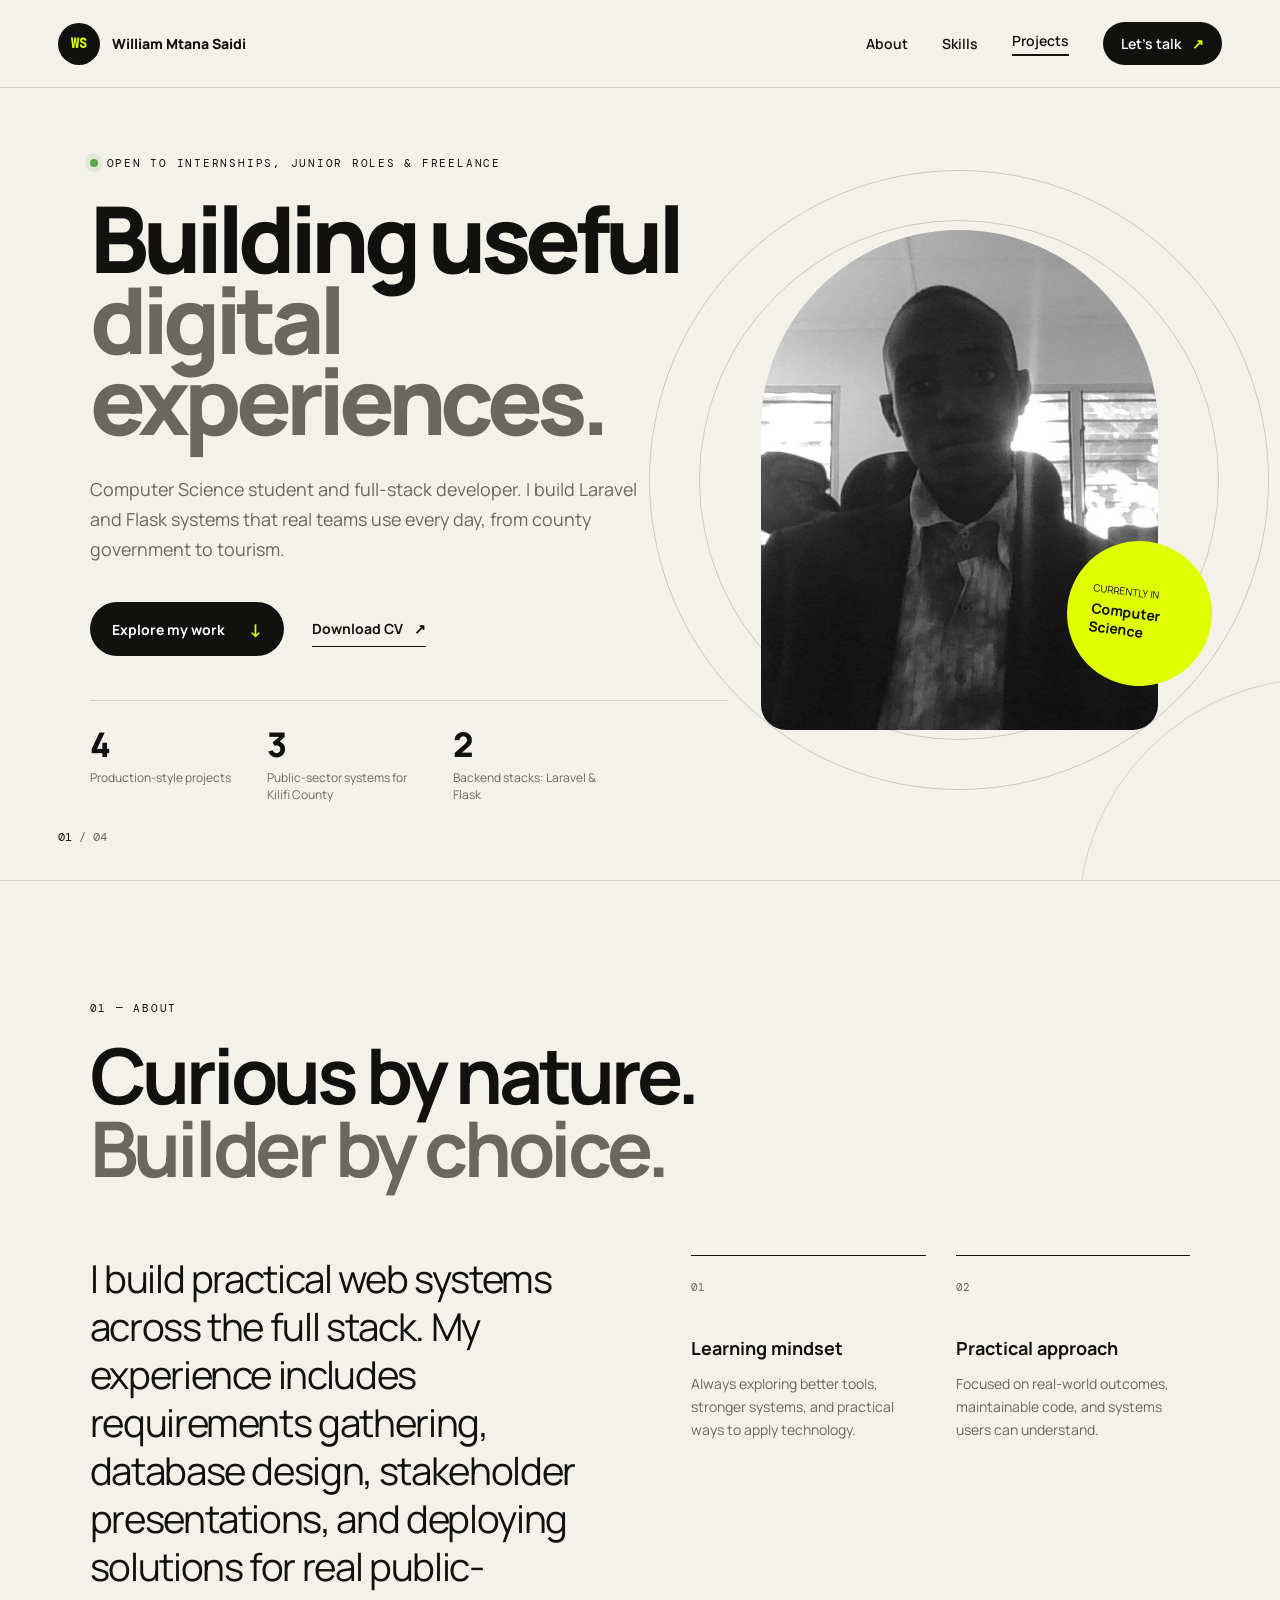
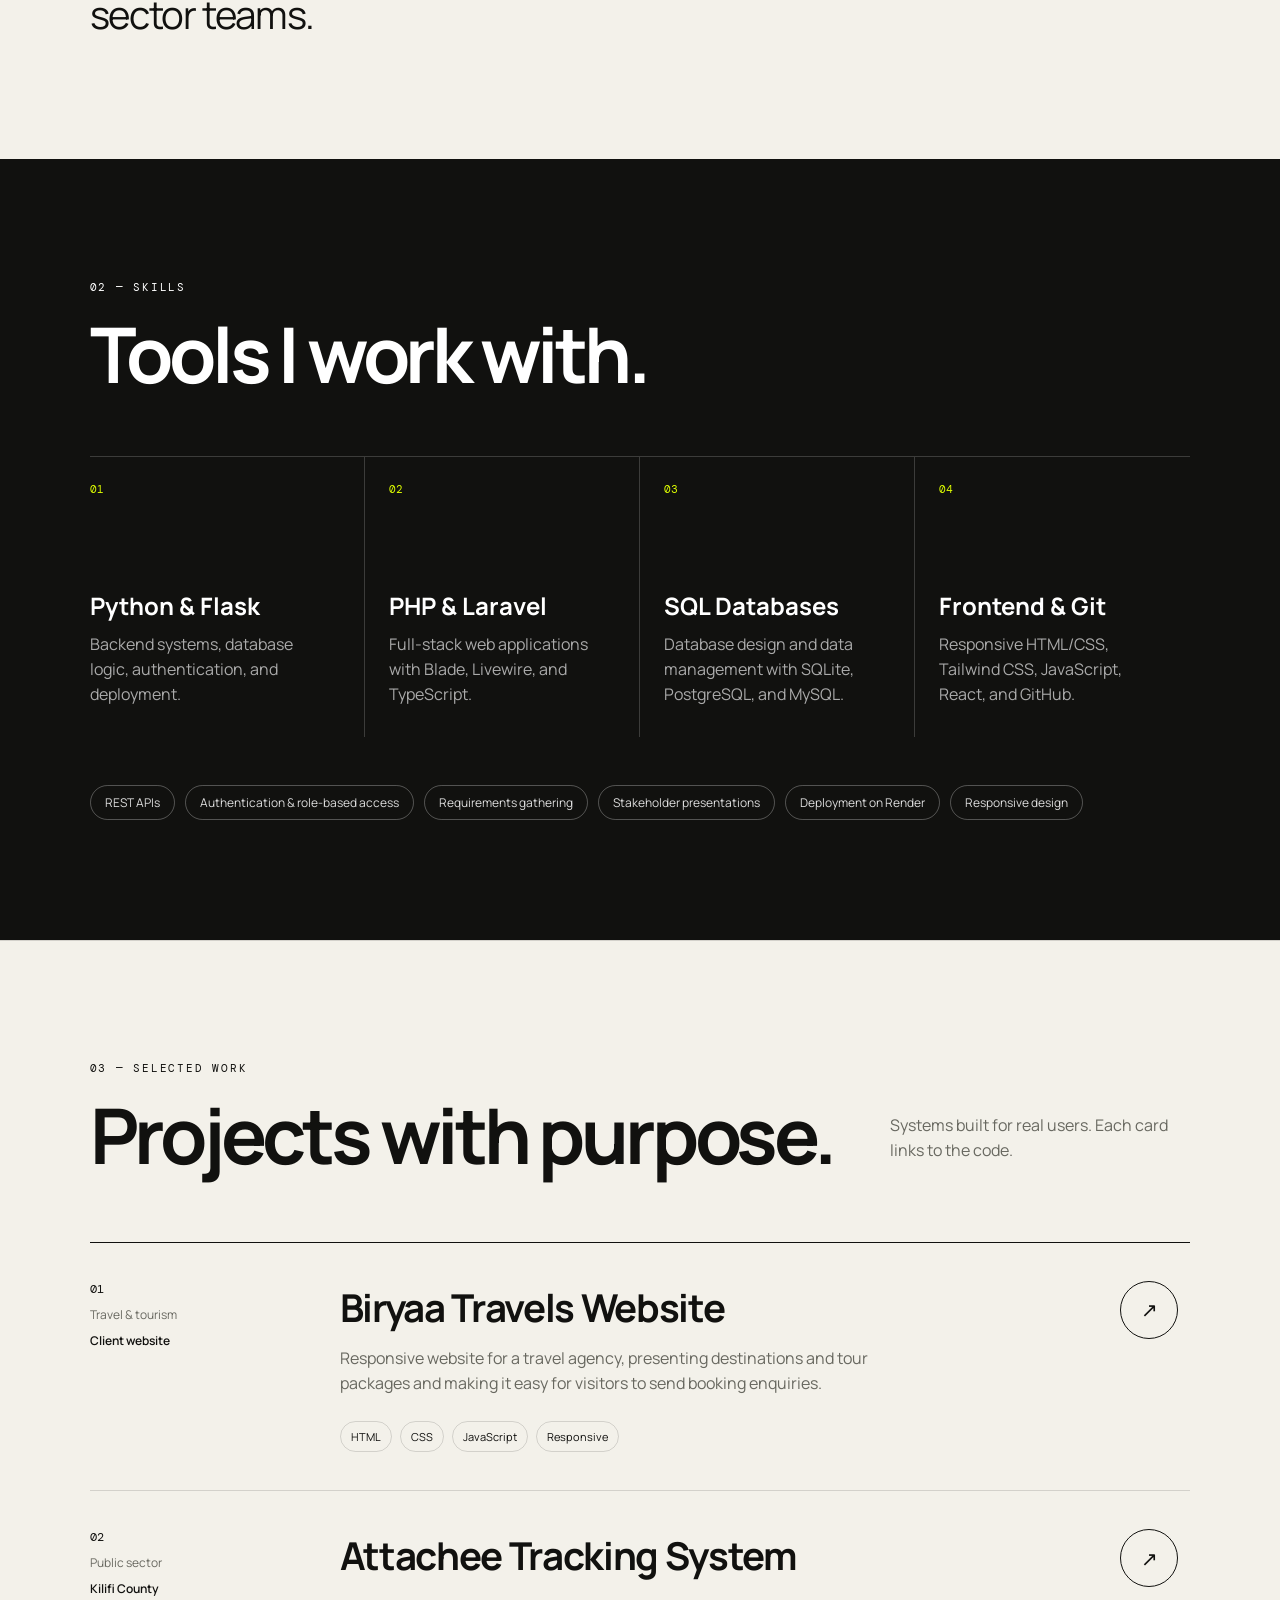
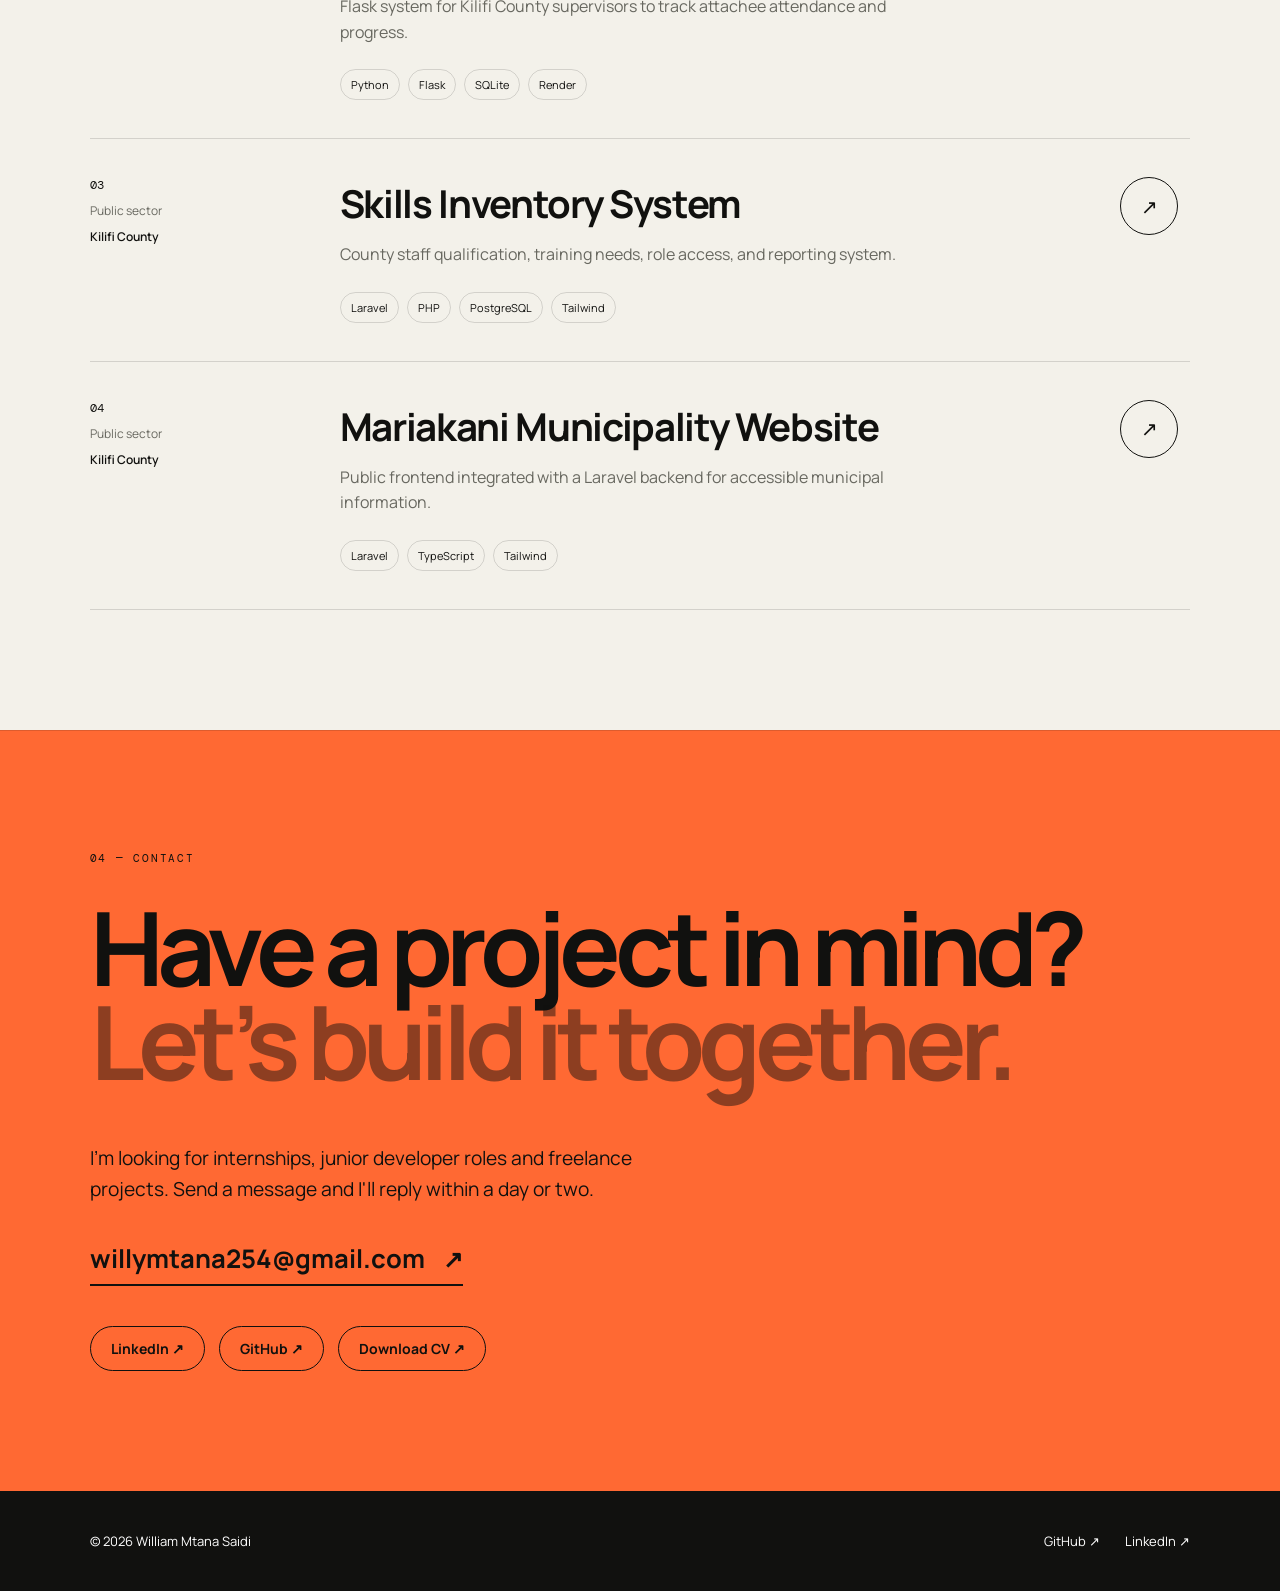
<file: index.html>
<!DOCTYPE html>
<html lang="en">
<head>
    <meta charset="UTF-8">
    <meta name="viewport" content="width=device-width, initial-scale=1.0">
    <title>William Mtana Saidi | Junior Full-Stack Developer (Laravel, Flask, SQL)</title>
    <meta name="description" content="William Mtana Saidi is a Computer Science student and full-stack web developer from Kenya. He has built Laravel and Flask systems for Kilifi County, plus a travel agency website. Open to internships, junior roles and freelance work.">
    <meta name="author" content="William Mtana Saidi">
    <meta name="theme-color" content="#11110f">

    <!-- Link previews (WhatsApp, LinkedIn, X). TODO: replace the URL once your site is live, and add a 1200x630 image named og-image.jpg -->
    <meta property="og:type" content="website">
    <meta property="og:title" content="William Mtana Saidi | Junior Full-Stack Developer">
    <meta property="og:description" content="Laravel, Flask and SQL systems built for real public-sector teams in Kilifi County. Open to internships, junior roles and freelance work.">
    <meta property="og:url" content="https://YOUR-SITE-URL/">
    <meta property="og:image" content="https://YOUR-SITE-URL/og-image.jpg">
    <meta name="twitter:card" content="summary_large_image">

    <link rel="icon" href="data:image/svg+xml,%3Csvg xmlns='http://www.w3.org/2000/svg' viewBox='0 0 64 64'%3E%3Ccircle cx='32' cy='32' r='32' fill='%2311110f'/%3E%3Ctext x='32' y='40' font-size='24' font-family='monospace' font-weight='bold' text-anchor='middle' fill='%23dfff00'%3EWS%3C/text%3E%3C/svg%3E">
    <link rel="preconnect" href="https://fonts.googleapis.com">
    <link rel="preconnect" href="https://fonts.gstatic.com" crossorigin>
    <link href="https://fonts.googleapis.com/css2?family=DM+Mono:wght@400;500&family=Manrope:wght@400;500;600;700;800&display=swap" rel="stylesheet">
    <link rel="stylesheet" href="style.css">
    <script src="home.js" defer></script>

    <script type="application/ld+json">
    {
        "@context": "https://schema.org",
        "@type": "Person",
        "name": "William Mtana Saidi",
        "jobTitle": "Full-Stack Web Developer",
        "email": "mailto:willymtana254@gmail.com",
        "knowsAbout": ["Laravel", "PHP", "Python", "Flask", "PostgreSQL", "MySQL", "SQLite", "Tailwind CSS", "React", "TypeScript"],
        "sameAs": [
            "https://github.com/willymtana254-boop",
            "https://linkedin.com/in/william-saidi-708b10289"
        ]
    }
    </script>
</head>
<body>
    <a class="skip-link" href="#home">Skip to content</a>

    <header class="topbar" id="top">
        <a class="brand" href="#top" aria-label="Back to top">
            <span class="brand-mark">WS</span>
            <span class="brand-name">William Mtana Saidi</span>
        </a>

        <nav class="nav" aria-label="Main navigation">
            <button class="nav-toggle" type="button" aria-label="Open menu" aria-expanded="false">
                <span></span><span></span>
            </button>
            <div class="nav-links">
                <a href="#about">About</a>
                <a href="#skills">Skills</a>
                <a href="#projects">Projects</a>
                <a href="#contact" class="nav-cta">Let's talk <span aria-hidden="true">↗</span></a>
            </div>
        </nav>
    </header>

    <main>
        <section class="hero" id="home">
            <div class="hero-copy reveal">
                <p class="eyebrow"><span class="status-dot"></span> Open to internships, junior roles &amp; freelance</p>
                <h1>Building useful<br><span>digital experiences.</span></h1>
                <p class="hero-lede">Computer Science student and full-stack developer. I build Laravel and Flask systems that real teams use every day, from county government to tourism.</p>
                <div class="hero-actions">
                    <a class="button button-primary" href="#projects">Explore my work <span aria-hidden="true">↓</span></a>
                    <a class="text-link" href="WILLIAM MTANA SAIDI.docx" download>Download CV <span aria-hidden="true">↗</span></a>
                </div>
                <dl class="hero-stats">
                    <div><dt>4</dt><dd>Production-style projects</dd></div>
                    <div><dt>3</dt><dd>Public-sector systems for Kilifi County</dd></div>
                    <div><dt>2</dt><dd>Backend stacks: Laravel &amp; Flask</dd></div>
                </dl>
            </div>

            <div class="hero-visual reveal">
                <div class="portrait-shell">
                    <img src="profile.jpg.jpg" alt="Portrait of William Mtana Saidi" class="portrait" width="430" height="540" fetchpriority="high">
                    <div class="portrait-label">
                        <span>Currently in</span>
                        <strong>Computer Science</strong>
                    </div>
                </div>
                <div class="orbit orbit-one"></div>
                <div class="orbit orbit-two"></div>
            </div>

            <div class="hero-index" aria-hidden="true">01 <span>/ 04</span></div>
        </section>

        <section class="about section" id="about">
            <div class="section-heading reveal">
                <p class="section-kicker">01 — About</p>
                <h2>Curious by nature.<br><span>Builder by choice.</span></h2>
            </div>
            <div class="about-grid">
                <p class="about-lead reveal">I build practical web systems across the full stack. My experience includes requirements gathering, database design, stakeholder presentations, and deploying solutions for real public-sector teams.</p>
                <div class="about-details reveal">
                    <div>
                        <span class="detail-number">01</span>
                        <h3>Learning mindset</h3>
                        <p>Always exploring better tools, stronger systems, and practical ways to apply technology.</p>
                    </div>
                    <div>
                        <span class="detail-number">02</span>
                        <h3>Practical approach</h3>
                        <p>Focused on real-world outcomes, maintainable code, and systems users can understand.</p>
                    </div>
                </div>
            </div>
        </section>

        <section class="skills section" id="skills">
            <div class="section-heading reveal">
                <p class="section-kicker">02 — Skills</p>
                <h2>Tools I work with.</h2>
            </div>
            <div class="skills-grid reveal">
                <article class="skill-card"><span>01</span><h3>Python &amp; Flask</h3><p>Backend systems, database logic, authentication, and deployment.</p></article>
                <article class="skill-card"><span>02</span><h3>PHP &amp; Laravel</h3><p>Full-stack web applications with Blade, Livewire, and TypeScript.</p></article>
                <article class="skill-card"><span>03</span><h3>SQL Databases</h3><p>Database design and data management with SQLite, PostgreSQL, and MySQL.</p></article>
                <article class="skill-card"><span>04</span><h3>Frontend &amp; Git</h3><p>Responsive HTML/CSS, Tailwind CSS, JavaScript, React, and GitHub.</p></article>
            </div>
            <ul class="skills-extra reveal" aria-label="Also working with">
                <li>REST APIs</li><li>Authentication &amp; role-based access</li><li>Requirements gathering</li><li>Stakeholder presentations</li><li>Deployment on Render</li><li>Responsive design</li>
            </ul>
        </section>

        <section class="projects section" id="projects">
            <div class="projects-heading reveal">
                <div class="section-heading">
                    <p class="section-kicker">03 — Selected work</p>
                    <h2>Projects with purpose.</h2>
                </div>
                <p>Systems built for real users. Each card links to the code.</p>
            </div>

            <div class="project-list">
                <!-- NEW: Biryaa Travels.
                     TODO: confirm the tech tags below match what you actually used, and add the live URL
                     as a second link (see the "project-links" pattern in the cards underneath). -->
                <article class="project-card reveal">
                    <div class="project-meta"><span>01</span><span>Travel &amp; tourism</span><span>Client website</span></div>
                    <div class="project-main">
                        <h3>Biryaa Travels Website</h3>
                        <p>Responsive website for a travel agency, presenting destinations and tour packages and making it easy for visitors to send booking enquiries.</p>
                        <div class="project-tags"><span>HTML</span><span>CSS</span><span>JavaScript</span><span>Responsive</span></div>
                    </div>
                    <a class="project-link" href="https://github.com/willymtana254-boop" target="_blank" rel="noopener" aria-label="View Biryaa Travels code on GitHub">↗</a>
                </article>

                <article class="project-card reveal">
                    <div class="project-meta"><span>02</span><span>Public sector</span><span>Kilifi County</span></div>
                    <div class="project-main">
                        <h3>Attachee Tracking System</h3>
                        <p>Flask system for Kilifi County supervisors to track attachee attendance and progress.</p>
                        <div class="project-tags"><span>Python</span><span>Flask</span><span>SQLite</span><span>Render</span></div>
                    </div>
                    <a class="project-link" href="https://github.com/willymtana254-boop" target="_blank" rel="noopener" aria-label="View Attachee Tracking System code on GitHub">↗</a>
                </article>

                <article class="project-card reveal">
                    <div class="project-meta"><span>03</span><span>Public sector</span><span>Kilifi County</span></div>
                    <div class="project-main">
                        <h3>Skills Inventory System</h3>
                        <p>County staff qualification, training needs, role access, and reporting system.</p>
                        <div class="project-tags"><span>Laravel</span><span>PHP</span><span>PostgreSQL</span><span>Tailwind</span></div>
                    </div>
                    <a class="project-link" href="https://github.com/willymtana254-boop" target="_blank" rel="noopener" aria-label="View Skills Inventory System code on GitHub">↗</a>
                </article>

                <article class="project-card reveal">
                    <div class="project-meta"><span>04</span><span>Public sector</span><span>Kilifi County</span></div>
                    <div class="project-main">
                        <h3>Mariakani Municipality Website</h3>
                        <p>Public frontend integrated with a Laravel backend for accessible municipal information.</p>
                        <div class="project-tags"><span>Laravel</span><span>TypeScript</span><span>Tailwind</span></div>
                    </div>
                    <a class="project-link" href="https://github.com/willymtana254-boop" target="_blank" rel="noopener" aria-label="View Mariakani Municipality Website code on GitHub">↗</a>
                </article>
            </div>
        </section>

        <section class="contact section" id="contact">
            <div class="contact-inner reveal">
                <p class="section-kicker">04 — Contact</p>
                <h2>Have a project in mind?<br><span>Let’s build it together.</span></h2>
                <p class="contact-lede">I'm looking for internships, junior developer roles and freelance projects. Send a message and I'll reply within a day or two.</p>
                <a class="contact-email" href="mailto:willymtana254@gmail.com?subject=Opportunity%20for%20William">willymtana254@gmail.com <span aria-hidden="true">↗</span></a>
                <div class="contact-links">
                    <a href="https://linkedin.com/in/william-saidi-708b10289" target="_blank" rel="noopener">LinkedIn ↗</a>
                    <a href="https://github.com/willymtana254-boop" target="_blank" rel="noopener">GitHub ↗</a>
                    <a href="WILLIAM MTANA SAIDI.docx" download>Download CV ↗</a>
                </div>
            </div>
        </section>
    </main>

    <footer>
        <p>© <span id="year">2026</span> William Mtana Saidi</p>
        <div class="social-links">
            <a href="https://github.com/willymtana254-boop" target="_blank" rel="noopener">GitHub ↗</a>
            <a href="https://linkedin.com/in/william-saidi-708b10289" target="_blank" rel="noopener">LinkedIn ↗</a>
        </div>
    </footer>
</body>
</html>
</file>
<file: style.css>
:root {
    --ink: #11110f;
    --paper: #f3f1ea;
    --white: #fff;
    --acid: #dfff00;
    --orange: #ff6933;
    --line: rgba(17, 17, 15, 0.14);
    --muted: #686860;
}

* { box-sizing: border-box; margin: 0; padding: 0; }
html { scroll-behavior: smooth; }
body {
    background: var(--paper);
    color: var(--ink);
    font-family: "Manrope", sans-serif;
    overflow-x: hidden;
}
a { color: inherit; text-decoration: none; }
button, input { font: inherit; }

.topbar {
    height: 88px;
    position: fixed;
    z-index: 100;
    top: 0;
    left: 0;
    width: 100%;
    display: flex;
    align-items: center;
    justify-content: space-between;
    padding: 0 4.5vw;
    border-bottom: 1px solid var(--line);
    background: rgba(243, 241, 234, 0.88);
    backdrop-filter: blur(16px);
}
.brand { display: flex; align-items: center; gap: 12px; font-weight: 800; }
.brand-mark {
    width: 42px;
    height: 42px;
    display: grid;
    place-items: center;
    border-radius: 50%;
    background: var(--ink);
    color: var(--acid);
    font-family: "DM Mono", monospace;
    font-size: 13px;
}
.brand-name { font-size: 14px; }
.nav-links { display: flex; align-items: center; gap: 34px; font-size: 14px; font-weight: 600; }
.nav-links a { transition: opacity .2s ease; }
.nav-links a:hover { opacity: .55; }
.nav-cta {
    background: var(--ink);
    color: var(--white);
    border-radius: 999px;
    padding: 12px 18px;
}
.nav-cta span { color: var(--acid); margin-left: 8px; }
.nav-toggle { display: none; }

.hero {
    min-height: 780px;
    height: min(880px, 100vh);
    padding: 130px 7vw 50px;
    display: grid;
    grid-template-columns: 58% 42%;
    align-items: center;
    position: relative;
    overflow: hidden;
}
.hero::after {
    content: "";
    position: absolute;
    width: 480px;
    height: 480px;
    border-radius: 50%;
    right: -280px;
    bottom: -280px;
    border: 1px solid var(--line);
}
.hero-copy { position: relative; z-index: 2; }
.eyebrow, .section-kicker {
    text-transform: uppercase;
    letter-spacing: .16em;
    font-family: "DM Mono", monospace;
    font-size: 11px;
}
.eyebrow { display: flex; align-items: center; gap: 9px; margin-bottom: 28px; }
.status-dot {
    width: 8px;
    height: 8px;
    border-radius: 50%;
    background: #58a54b;
    box-shadow: 0 0 0 5px rgba(88, 165, 75, .12);
}
.hero h1 {
    max-width: 850px;
    font-size: clamp(58px, 7.2vw, 112px);
    line-height: .88;
    letter-spacing: -.065em;
    font-weight: 800;
}
.hero h1 span { color: var(--muted); }
.hero-lede {
    max-width: 560px;
    margin-top: 34px;
    font-size: clamp(17px, 1.4vw, 21px);
    line-height: 1.65;
    color: var(--muted);
}
.hero-actions { display: flex; align-items: center; gap: 28px; margin-top: 38px; }
.button {
    min-height: 54px;
    display: inline-flex;
    align-items: center;
    gap: 24px;
    padding: 0 22px;
    border-radius: 999px;
    font-size: 14px;
    font-weight: 700;
}
.button-primary { background: var(--ink); color: var(--white); }
.button-primary span { color: var(--acid); font-size: 18px; }
.text-link { font-size: 14px; font-weight: 700; border-bottom: 1px solid var(--ink); padding: 8px 0; }
.text-link span { margin-left: 8px; }

.hero-visual { position: relative; height: 610px; display: grid; place-items: center; }
.portrait-shell {
    width: min(31vw, 430px);
    height: min(39vw, 540px);
    min-width: 330px;
    min-height: 430px;
    border-radius: 220px 220px 28px 28px;
    background: #d9d4c6;
    position: relative;
    z-index: 2;
}
.portrait {
    width: 100%;
    height: 100%;
    object-fit: cover;
    object-position: center 25%;
    border-radius: inherit;
    filter: grayscale(100%) contrast(1.04);
}
.portrait-label {
    position: absolute;
    right: -54px;
    bottom: 44px;
    width: 145px;
    aspect-ratio: 1;
    border-radius: 50%;
    background: var(--acid);
    display: flex;
    flex-direction: column;
    justify-content: center;
    padding: 24px;
    transform: rotate(7deg);
}
.portrait-label span { font-size: 10px; text-transform: uppercase; }
.portrait-label strong { font-size: 14px; line-height: 1.3; margin-top: 5px; }
.orbit {
    position: absolute;
    border: 1px solid rgba(17,17,15,.18);
    border-radius: 50%;
}
.orbit-one { width: 520px; height: 520px; }
.orbit-two { width: 620px; height: 620px; }
.hero-index {
    position: absolute;
    left: 4.5vw;
    bottom: 35px;
    font-family: "DM Mono", monospace;
    font-size: 12px;
}
.hero-index span { color: var(--muted); }

.section { padding: 120px 7vw; border-top: 1px solid var(--line); }
.section-heading h2 {
    margin-top: 24px;
    font-size: clamp(48px, 6vw, 82px);
    line-height: .95;
    letter-spacing: -.055em;
}
.section-heading h2 span { color: var(--muted); }
.about-grid {
    display: grid;
    grid-template-columns: 1fr 1fr;
    gap: 8vw;
    margin-top: 70px;
}
.about-lead { max-width: 590px; font-size: clamp(28px, 3vw, 44px); line-height: 1.25; letter-spacing: -.035em; }
.about-details { display: grid; grid-template-columns: 1fr 1fr; gap: 30px; }
.about-details div { border-top: 1px solid var(--ink); padding-top: 18px; }
.detail-number { font-family: "DM Mono", monospace; color: var(--muted); font-size: 11px; }
.about-details h3 { margin: 40px 0 12px; font-size: 18px; }
.about-details p { color: var(--muted); line-height: 1.65; font-size: 14px; }

.skills { background: var(--ink); color: var(--white); }
.skills-grid { display: grid; grid-template-columns: repeat(4, 1fr); margin-top: 65px; border-top: 1px solid rgba(255,255,255,.18); }
.skill-card { min-height: 280px; padding: 25px 24px 30px 0; border-right: 1px solid rgba(255,255,255,.18); display: flex; flex-direction: column; }
.skill-card:not(:first-child) { padding-left: 24px; }
.skill-card:last-child { border-right: 0; }
.skill-card span { font-family: "DM Mono", monospace; color: var(--acid); font-size: 11px; }
.skill-card h3 { margin-top: auto; font-size: 24px; }
.skill-card p { color: #aaa; margin-top: 10px; line-height: 1.55; max-width: 220px; }

.projects-heading { display: flex; align-items: end; justify-content: space-between; }
.projects-heading > p { max-width: 300px; color: var(--muted); line-height: 1.6; margin-bottom: 8px; }
.project-list { margin-top: 70px; border-top: 1px solid var(--ink); }
.project-card {
    display: grid;
    grid-template-columns: 20% 1fr 70px;
    gap: 30px;
    align-items: start;
    padding: 38px 0;
    border-bottom: 1px solid var(--line);
}
.project-meta { display: flex; flex-direction: column; gap: 9px; color: var(--muted); font-size: 12px; }
.project-meta span:first-child { font-family: "DM Mono", monospace; color: var(--ink); }
.project-main h3 { font-size: clamp(28px, 3vw, 46px); letter-spacing: -.035em; }
.project-main > p { max-width: 590px; color: var(--muted); line-height: 1.6; margin-top: 12px; }
.project-tags { display: flex; flex-wrap: wrap; gap: 8px; margin-top: 24px; }
.project-tags span { border: 1px solid var(--line); border-radius: 999px; padding: 7px 10px; font-size: 11px; }
.project-link {
    width: 58px;
    height: 58px;
    border-radius: 50%;
    display: grid;
    place-items: center;
    border: 1px solid var(--ink);
    font-size: 20px;
    transition: .25s ease;
}
.project-card:hover .project-link { background: var(--ink); color: var(--acid); transform: rotate(45deg); }

.contact { background: var(--orange); }
.contact-inner h2 { font-size: clamp(58px, 8vw, 112px); line-height: .92; letter-spacing: -.065em; margin: 35px 0 55px; }
.contact-inner h2 span { color: rgba(17,17,15,.48); }
.contact-email { display: inline-flex; align-items: center; gap: 18px; border-bottom: 2px solid var(--ink); font-size: clamp(18px, 2vw, 28px); padding-bottom: 8px; font-weight: 700; }
.contact-email span { font-size: 24px; }

footer {
    height: 100px;
    display: flex;
    align-items: center;
    justify-content: space-between;
    padding: 0 7vw;
    background: var(--ink);
    color: var(--white);
    font-size: 13px;
}
.social-links { display: flex; gap: 25px; }
.social-links a:hover { color: var(--acid); }

.reveal { opacity: 0; transform: translateY(24px); transition: opacity .7s ease, transform .7s ease; }
.reveal.visible { opacity: 1; transform: translateY(0); }

@media (max-width: 900px) {
    .topbar { height: 72px; padding: 0 24px; }
    .brand-name { display: none; }
    .nav-toggle { display: flex; width: 44px; height: 44px; border: 0; background: var(--ink); border-radius: 50%; align-items: center; justify-content: center; flex-direction: column; gap: 5px; }
    .nav-toggle span { width: 17px; height: 1px; background: var(--white); transition: .2s; }
    .nav-links { position: fixed; top: 72px; left: 0; right: 0; display: none; flex-direction: column; align-items: flex-start; gap: 18px; background: var(--paper); border-bottom: 1px solid var(--line); padding: 24px; }
    .nav-links.open { display: flex; }
    .nav-cta { width: 100%; text-align: center; }

    .hero { height: auto; min-height: 850px; grid-template-columns: 1fr; padding: 130px 24px 70px; align-content: start; }
    .hero h1 { font-size: clamp(52px, 16vw, 82px); }
    .hero-lede { max-width: 520px; }
    .hero-visual { height: 420px; margin-top: 20px; }
    .portrait-shell { min-width: 280px; min-height: 350px; width: 280px; height: 350px; }
    .portrait-label { right: -20px; width: 120px; }
    .orbit-one { width: 410px; height: 410px; }
    .orbit-two { width: 470px; height: 470px; }
    .hero-index { display: none; }

    .section { padding: 90px 24px; }
    .about-grid { grid-template-columns: 1fr; gap: 55px; }
    .skills-grid { grid-template-columns: 1fr 1fr; }
    .skill-card { border-bottom: 1px solid rgba(255,255,255,.18); min-height: 230px; }
    .skill-card:nth-child(2) { border-right: 0; }
    .skill-card:nth-child(3) { padding-left: 0; }
    .projects-heading { align-items: start; flex-direction: column; gap: 25px; }
    .project-card { grid-template-columns: 100px 1fr 58px; }
}

@media (max-width: 600px) {
    .hero { min-height: 820px; }
    .hero-actions { align-items: flex-start; flex-direction: column; gap: 12px; }
    .hero-visual { height: 390px; }
    .portrait-shell { min-width: 250px; min-height: 320px; width: 250px; height: 320px; }
    .portrait-label { right: -8px; bottom: 20px; }

    .section-heading h2 { font-size: 48px; }
    .about-details { grid-template-columns: 1fr; }
    .skills-grid { grid-template-columns: 1fr; }
    .skill-card, .skill-card:not(:first-child) { border-right: 0; padding-left: 0; min-height: 190px; }
    .project-card { grid-template-columns: 1fr 58px; gap: 20px; }
    .project-meta { grid-column: 1 / -1; flex-direction: row; }
    .project-main { grid-column: 1; }
    .project-link { grid-column: 2; grid-row: 2; width: 52px; height: 52px; }
    .contact-inner h2 { font-size: 52px; }
    .contact-email { font-size: 16px; }
    footer { height: 120px; align-items: flex-start; flex-direction: column-reverse; justify-content: center; gap: 18px; }
}

@media (prefers-reduced-motion: reduce) {
    html { scroll-behavior: auto; }
    .reveal { opacity: 1; transform: none; transition: none; }
}

/* ---- Additions: accessibility, recruiter-focused elements ---- */
.skip-link {
    position: absolute;
    left: 16px;
    top: -60px;
    z-index: 200;
    background: var(--acid);
    color: var(--ink);
    padding: 12px 18px;
    border-radius: 999px;
    font-weight: 700;
    font-size: 14px;
    transition: top .2s ease;
}
.skip-link:focus { top: 14px; }
:focus-visible { outline: 3px solid var(--orange); outline-offset: 3px; }
.skills :focus-visible { outline-color: var(--acid); }
.nav-links a.active:not(.nav-cta) { border-bottom: 2px solid var(--ink); padding-bottom: 4px; }

.hero-stats { display: flex; gap: 36px; margin-top: 44px; padding-top: 26px; border-top: 1px solid var(--line); max-width: 640px; }
.hero-stats dt { font-size: 34px; font-weight: 800; letter-spacing: -.04em; line-height: 1; }
.hero-stats dd { margin-top: 8px; font-size: 12px; line-height: 1.45; color: var(--muted); max-width: 150px; }

.skills-extra { list-style: none; display: flex; flex-wrap: wrap; gap: 10px; margin-top: 48px; }
.skills-extra li { border: 1px solid rgba(255,255,255,.28); border-radius: 999px; padding: 8px 14px; font-size: 12px; color: #ddd; }

.project-meta span:nth-child(3) { color: var(--ink); font-weight: 600; }
.project-link:focus-visible { background: var(--ink); color: var(--acid); }

.contact-lede { max-width: 560px; font-size: clamp(16px, 1.5vw, 20px); line-height: 1.6; margin-bottom: 36px; }
.contact-links { display: flex; flex-wrap: wrap; gap: 14px; margin-top: 40px; }
.contact-links a { border: 1px solid var(--ink); border-radius: 999px; padding: 12px 20px; font-size: 14px; font-weight: 700; transition: background .2s ease, color .2s ease; }
.contact-links a:hover { background: var(--ink); color: var(--acid); }

/* Without JavaScript, never leave content hidden */
@media (scripting: none) { .reveal { opacity: 1; transform: none; } }

@media (max-width: 900px) {
    .hero { min-height: 960px; }
    .hero-stats { gap: 24px; }
}
@media (max-width: 600px) {
    .hero { min-height: 1000px; }
    .hero-stats { flex-direction: column; gap: 18px; margin-top: 32px; }
    .hero-stats dd { max-width: none; }
}
</file>
